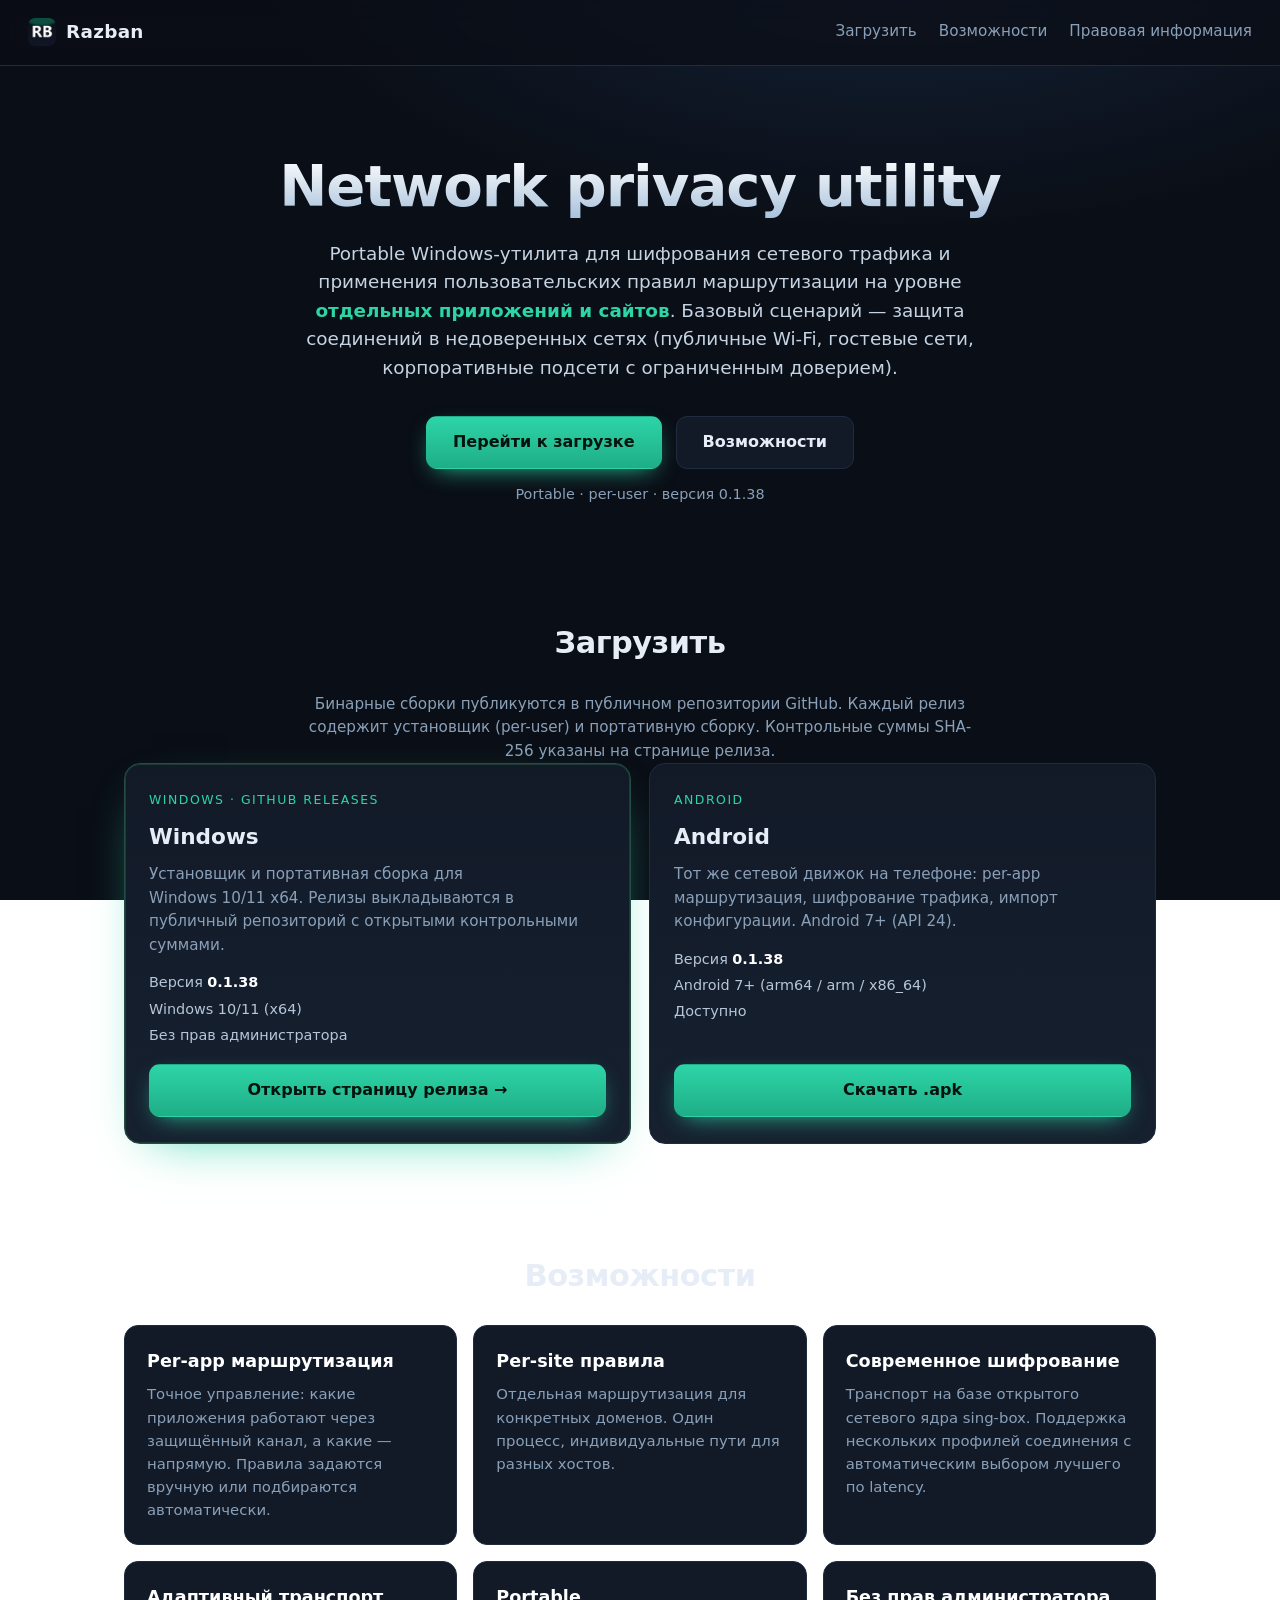
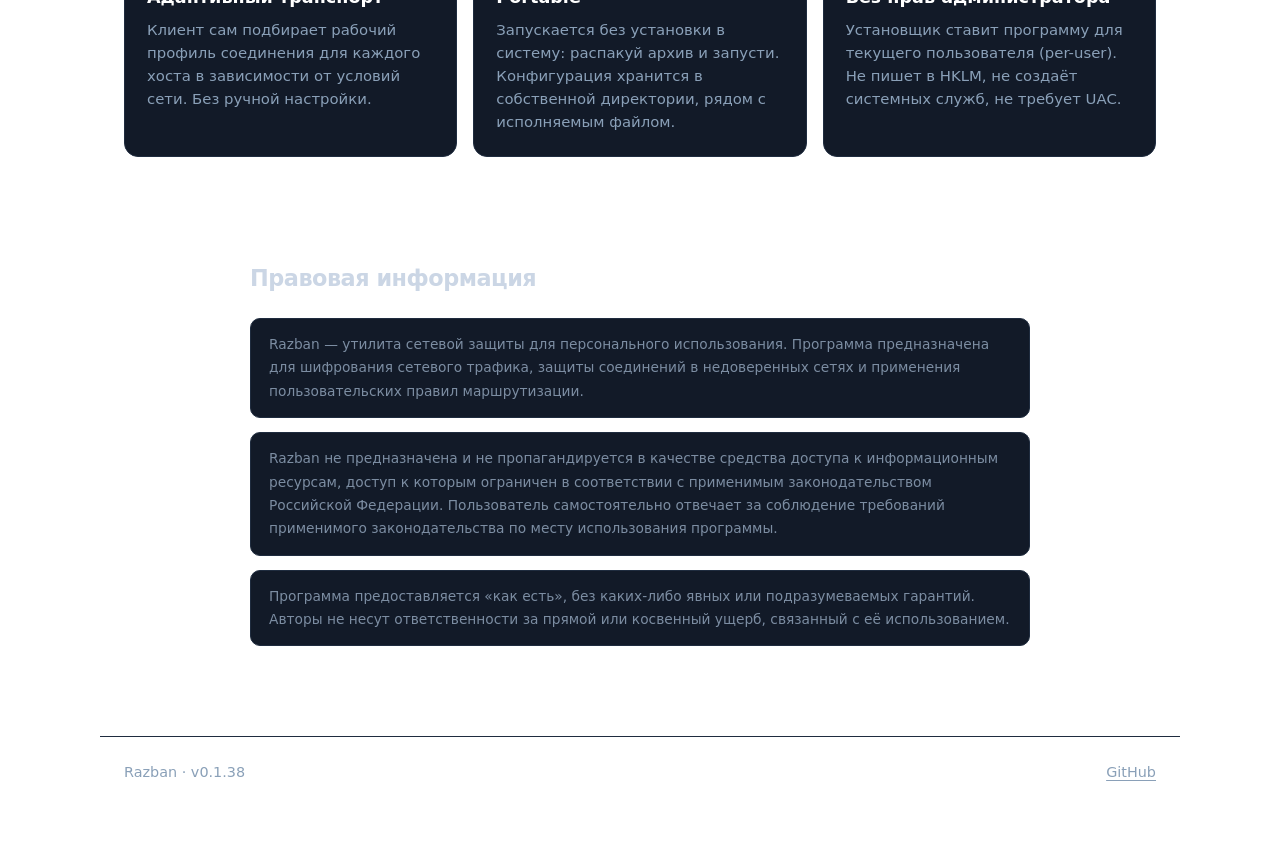
<file: docs/index.html>
<!DOCTYPE html>
<html lang="ru">
<head>
<meta charset="utf-8">
<meta name="viewport" content="width=device-width, initial-scale=1">
<title>Razban — network privacy &amp; security utility</title>
<meta name="description" content="Razban — портативная утилита сетевой защиты для Windows: шифрование трафика, гибкая маршрутизация на уровне приложений и сайтов, защита соединений в недоверенных сетях.">
<link rel="icon" href="assets/razban-256.png">
<link rel="stylesheet" href="style.css">
</head>
<body>
<header class="nav">
  <div class="brand">
    <img src="assets/razban-256.png" alt="" class="logo">
    <span>Razban</span>
  </div>
  <nav class="links">
    <a href="#download">Загрузить</a>
    <a href="#features">Возможности</a>
    <a href="#legal">Правовая информация</a>
  </nav>
</header>

<main>
  <section class="hero">
    <h1>Network privacy utility</h1>
    <p class="lede">
      Portable Windows-утилита для шифрования сетевого трафика и применения
      пользовательских правил маршрутизации на уровне <b>отдельных приложений
      и сайтов</b>. Базовый сценарий — защита соединений в недоверенных сетях
      (публичные Wi-Fi, гостевые сети, корпоративные подсети с ограниченным доверием).
    </p>
    <div class="hero-cta">
      <a href="#download" class="btn btn-primary">Перейти к загрузке</a>
      <a href="#features" class="btn btn-ghost">Возможности</a>
    </div>
    <p class="hero-sub">Portable · per-user · версия <span data-version>0.1.0</span></p>
  </section>

  <section id="download" class="download">
    <h2>Загрузить</h2>
    <p class="choose">
      Бинарные сборки публикуются в публичном репозитории GitHub. Каждый релиз
      содержит установщик (per-user) и портативную сборку. Контрольные суммы
      SHA-256 указаны на странице релиза.
    </p>
    <div class="cards">
      <article class="card card-accent">
        <div class="card-os">Windows · GitHub Releases</div>
        <h3>Windows</h3>
        <p class="card-desc">Установщик и портативная сборка для Windows&nbsp;10/11&nbsp;x64. Релизы выкладываются в публичный репозиторий с открытыми контрольными суммами.</p>
        <ul class="meta">
          <li>Версия <span data-version>0.1.0</span></li>
          <li>Windows 10/11 (x64)</li>
          <li>Без прав администратора</li>
        </ul>
        <a class="btn btn-primary" href="https://github.com/teoplaydor/razban/releases/latest" rel="noopener">Открыть страницу релиза →</a>
      </article>

      <article class="card" data-android-card>
        <div class="card-os">Android</div>
        <h3>Android</h3>
        <p class="card-desc">Тот же сетевой движок на телефоне: per-app маршрутизация, шифрование трафика, импорт конфигурации. Android&nbsp;7+ (API&nbsp;24).</p>
        <ul class="meta">
          <li>Версия <span data-android-version>0.1.0</span></li>
          <li>Android 7+ (arm64 / arm / x86_64)</li>
          <li data-android-status>Бета</li>
        </ul>
        <a class="btn btn-primary" data-android-url href="https://github.com/teoplaydor/razban/releases" rel="noopener">Скачать .apk</a>
      </article>
    </div>
  </section>

  <section id="features" class="features">
    <h2>Возможности</h2>
    <div class="grid">
      <div class="feat"><h4>Per-app маршрутизация</h4><p>Точное управление: какие приложения работают через защищённый канал, а какие — напрямую. Правила задаются вручную или подбираются автоматически.</p></div>
      <div class="feat"><h4>Per-site правила</h4><p>Отдельная маршрутизация для конкретных доменов. Один процесс, индивидуальные пути для разных хостов.</p></div>
      <div class="feat"><h4>Современное шифрование</h4><p>Транспорт на базе открытого сетевого ядра sing-box. Поддержка нескольких профилей соединения с автоматическим выбором лучшего по latency.</p></div>
      <div class="feat"><h4>Адаптивный транспорт</h4><p>Клиент сам подбирает рабочий профиль соединения для каждого хоста в зависимости от условий сети. Без ручной настройки.</p></div>
      <div class="feat"><h4>Portable</h4><p>Запускается без установки в систему: распакуй архив и запусти. Конфигурация хранится в собственной директории, рядом с исполняемым файлом.</p></div>
      <div class="feat"><h4>Без прав администратора</h4><p>Установщик ставит программу для текущего пользователя (per-user). Не пишет в HKLM, не создаёт системных служб, не требует UAC.</p></div>
    </div>
  </section>

  <section id="legal" class="legal">
    <h2>Правовая информация</h2>
    <p class="disclaimer">
      Razban — утилита сетевой защиты для персонального использования. Программа
      предназначена для шифрования сетевого трафика, защиты соединений в
      недоверенных сетях и применения пользовательских правил маршрутизации.
    </p>
    <p class="disclaimer">
      Razban не предназначена и не пропагандируется в качестве средства доступа
      к информационным ресурсам, доступ к которым ограничен в соответствии с
      применимым законодательством Российской Федерации. Пользователь самостоятельно
      отвечает за соблюдение требований применимого законодательства по месту
      использования программы.
    </p>
    <p class="disclaimer">
      Программа предоставляется «как есть», без каких-либо явных или подразумеваемых
      гарантий. Авторы не несут ответственности за прямой или косвенный ущерб,
      связанный с её использованием.
    </p>
  </section>
</main>

<footer>
  <span>Razban · v<span data-version>0.1.0</span></span>
  <span class="muted"><a href="https://github.com/teoplaydor/razban">GitHub</a></span>
</footer>

<script src="app.js"></script>
</body>
</html>
</file>
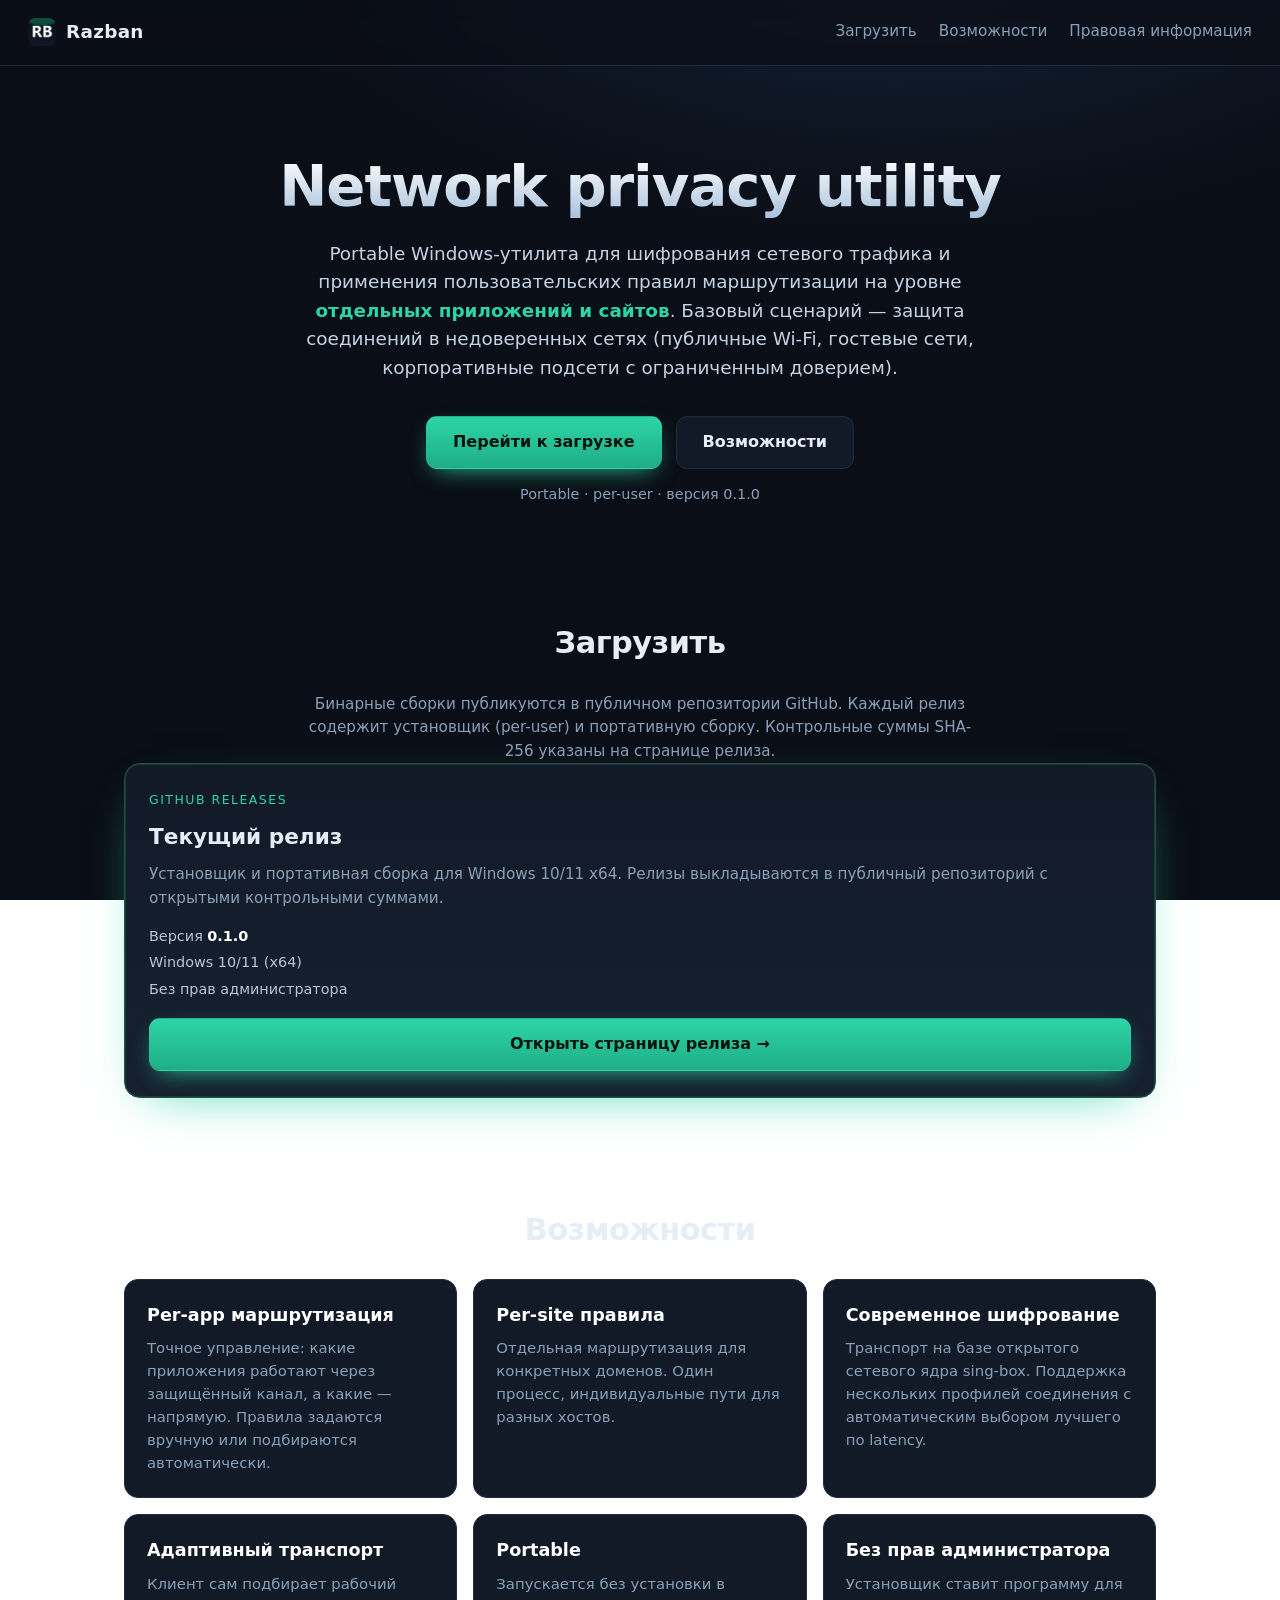
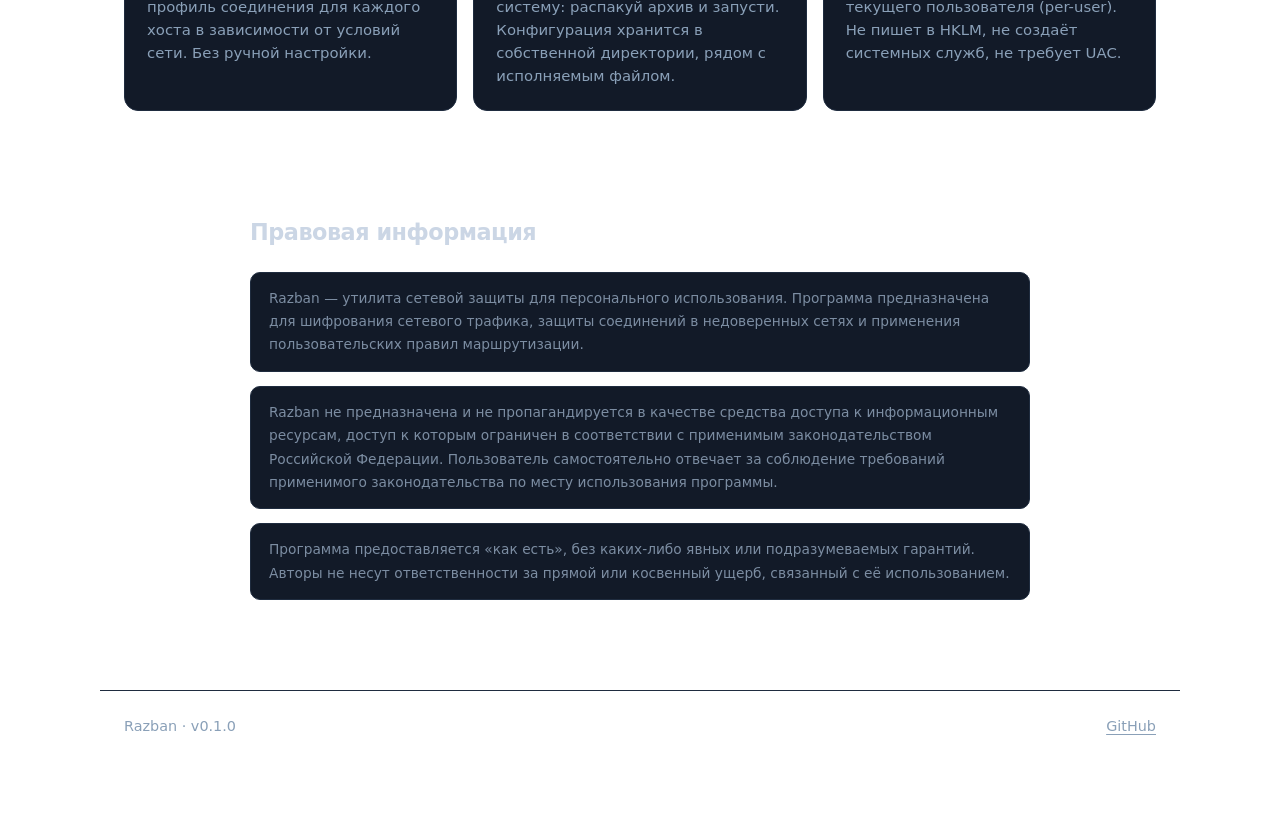
<file: site/index.html>
<!DOCTYPE html>
<html lang="ru">
<head>
<meta charset="utf-8">
<meta name="viewport" content="width=device-width, initial-scale=1">
<title>Razban — network privacy &amp; security utility</title>
<meta name="description" content="Razban — портативная утилита сетевой защиты для Windows: шифрование трафика, гибкая маршрутизация на уровне приложений и сайтов, защита соединений в недоверенных сетях.">
<link rel="icon" href="assets/razban-256.png">
<link rel="stylesheet" href="style.css">
</head>
<body>
<header class="nav">
  <div class="brand">
    <img src="assets/razban-256.png" alt="" class="logo">
    <span>Razban</span>
  </div>
  <nav class="links">
    <a href="#download">Загрузить</a>
    <a href="#features">Возможности</a>
    <a href="#legal">Правовая информация</a>
  </nav>
</header>

<main>
  <section class="hero">
    <h1>Network privacy utility</h1>
    <p class="lede">
      Portable Windows-утилита для шифрования сетевого трафика и применения
      пользовательских правил маршрутизации на уровне <b>отдельных приложений
      и сайтов</b>. Базовый сценарий — защита соединений в недоверенных сетях
      (публичные Wi-Fi, гостевые сети, корпоративные подсети с ограниченным доверием).
    </p>
    <div class="hero-cta">
      <a href="#download" class="btn btn-primary">Перейти к загрузке</a>
      <a href="#features" class="btn btn-ghost">Возможности</a>
    </div>
    <p class="hero-sub">Portable · per-user · версия <span data-version>0.1.0</span></p>
  </section>

  <section id="download" class="download">
    <h2>Загрузить</h2>
    <p class="choose">
      Бинарные сборки публикуются в публичном репозитории GitHub. Каждый релиз
      содержит установщик (per-user) и портативную сборку. Контрольные суммы
      SHA-256 указаны на странице релиза.
    </p>
    <div class="cards">
      <article class="card card-accent">
        <div class="card-os">GitHub Releases</div>
        <h3>Текущий релиз</h3>
        <p class="card-desc">Установщик и портативная сборка для Windows&nbsp;10/11&nbsp;x64. Релизы выкладываются в публичный репозиторий с открытыми контрольными суммами.</p>
        <ul class="meta">
          <li>Версия <span data-version>0.1.0</span></li>
          <li>Windows 10/11 (x64)</li>
          <li>Без прав администратора</li>
        </ul>
        <a class="btn btn-primary" href="https://github.com/teoplaydor/razban/releases/latest" rel="noopener">Открыть страницу релиза →</a>
      </article>
    </div>
  </section>

  <section id="features" class="features">
    <h2>Возможности</h2>
    <div class="grid">
      <div class="feat"><h4>Per-app маршрутизация</h4><p>Точное управление: какие приложения работают через защищённый канал, а какие — напрямую. Правила задаются вручную или подбираются автоматически.</p></div>
      <div class="feat"><h4>Per-site правила</h4><p>Отдельная маршрутизация для конкретных доменов. Один процесс, индивидуальные пути для разных хостов.</p></div>
      <div class="feat"><h4>Современное шифрование</h4><p>Транспорт на базе открытого сетевого ядра sing-box. Поддержка нескольких профилей соединения с автоматическим выбором лучшего по latency.</p></div>
      <div class="feat"><h4>Адаптивный транспорт</h4><p>Клиент сам подбирает рабочий профиль соединения для каждого хоста в зависимости от условий сети. Без ручной настройки.</p></div>
      <div class="feat"><h4>Portable</h4><p>Запускается без установки в систему: распакуй архив и запусти. Конфигурация хранится в собственной директории, рядом с исполняемым файлом.</p></div>
      <div class="feat"><h4>Без прав администратора</h4><p>Установщик ставит программу для текущего пользователя (per-user). Не пишет в HKLM, не создаёт системных служб, не требует UAC.</p></div>
    </div>
  </section>

  <section id="legal" class="legal">
    <h2>Правовая информация</h2>
    <p class="disclaimer">
      Razban — утилита сетевой защиты для персонального использования. Программа
      предназначена для шифрования сетевого трафика, защиты соединений в
      недоверенных сетях и применения пользовательских правил маршрутизации.
    </p>
    <p class="disclaimer">
      Razban не предназначена и не пропагандируется в качестве средства доступа
      к информационным ресурсам, доступ к которым ограничен в соответствии с
      применимым законодательством Российской Федерации. Пользователь самостоятельно
      отвечает за соблюдение требований применимого законодательства по месту
      использования программы.
    </p>
    <p class="disclaimer">
      Программа предоставляется «как есть», без каких-либо явных или подразумеваемых
      гарантий. Авторы не несут ответственности за прямой или косвенный ущерб,
      связанный с её использованием.
    </p>
  </section>
</main>

<footer>
  <span>Razban · v<span data-version>0.1.0</span></span>
  <span class="muted"><a href="https://github.com/teoplaydor/razban">GitHub</a></span>
</footer>

<script src="app.js"></script>
</body>
</html>
</file>
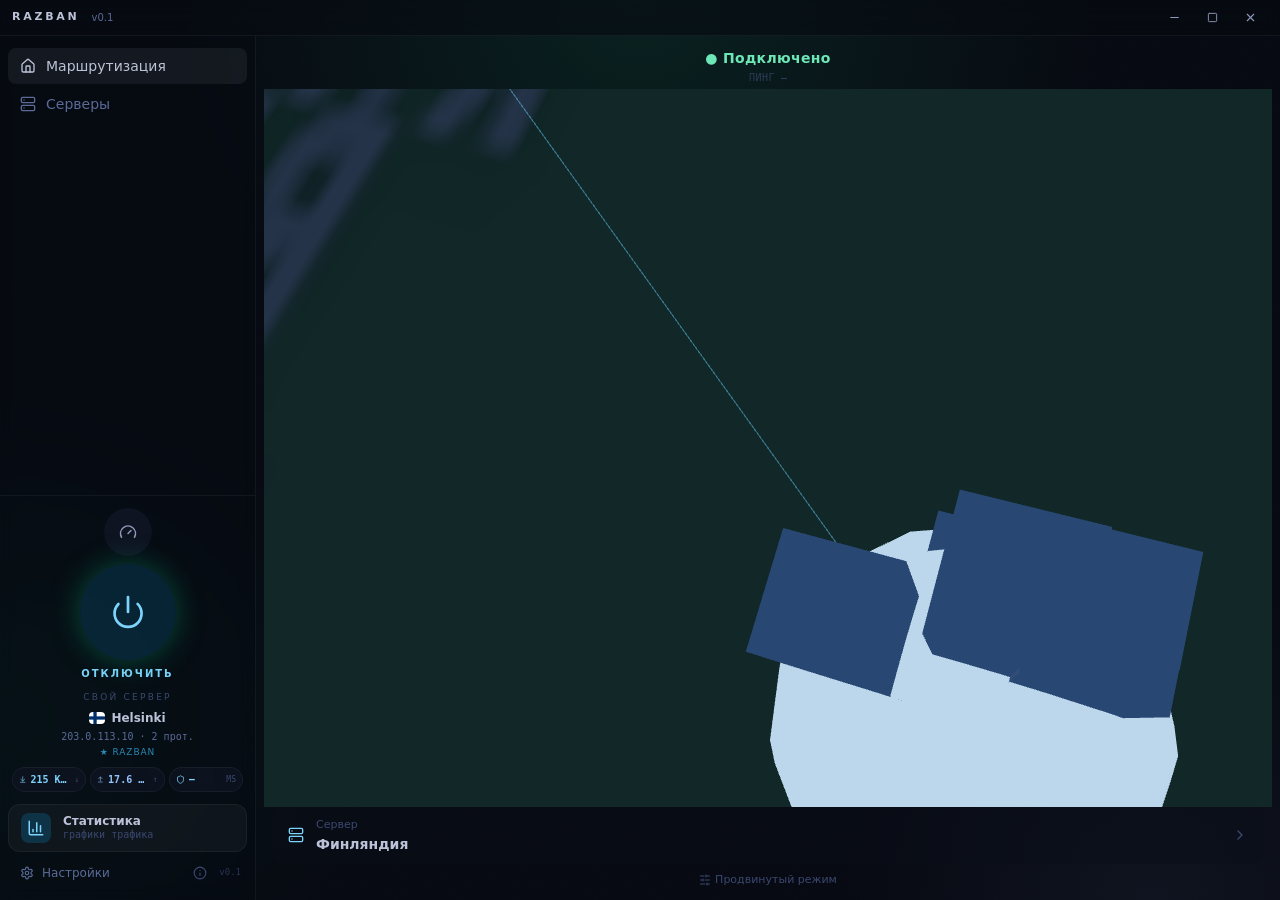
<file: android/app/src/main/assets/webui/index.html>
<!doctype html>
<html lang="ru">
  <head>
    <meta charset="UTF-8" />
    <meta name="viewport" content="width=device-width, initial-scale=1.0, viewport-fit=cover" />
    <meta http-equiv="Content-Security-Policy" content="default-src 'self' https://app.local; style-src 'self' 'unsafe-inline' https://fonts.googleapis.com https://app.local; font-src 'self' https://fonts.gstatic.com data: https://app.local; img-src 'self' data: blob: https://app.local; script-src 'self' 'unsafe-inline' https://app.local; connect-src 'self' https://app.local https://fonts.googleapis.com https://fonts.gstatic.com;" />
    <link rel="preconnect" href="https://fonts.googleapis.com" />
    <link rel="preconnect" href="https://fonts.gstatic.com" crossorigin />
    <link href="https://fonts.googleapis.com/css2?family=Inter:wght@400;500;600;700;800&family=JetBrains+Mono:wght@400;500;600&display=swap" rel="stylesheet" />
    <title>Razban</title>
    <!-- Polyfills for old Android System WebViews (down to Chrome 51 / API 24).
         esbuild downlevels SYNTAX but NOT these runtime globals, and the React
         dist is shared with the desktop, so old phones hit them. This classic
         script runs BEFORE the deferred module bundle (framer-motion calls
         queueMicrotask at import time → ReferenceError without this). -->
    <script>
      (function () {
        if (typeof window.queueMicrotask !== 'function') {
          window.queueMicrotask = function (cb) {
            Promise.resolve().then(cb).catch(function (e) {
              setTimeout(function () { throw e; }, 0);
            });
          };
        }
        if (typeof window.globalThis === 'undefined') {
          try { window.globalThis = window; } catch (e) {}
        }
      })();
    </script>
    <!-- Android bridge shim, installed INLINE so it's guaranteed present before
         the module bundle. The native WebUiActivity also injects this via a
         document-start script, but old System WebViews (Chrome 51 / API 24) lack
         DOCUMENT_START_SCRIPT and the onPageStarted fallback races the bundle →
         the bridge never saw window.chrome.webview → stuck in mock mode (demo
         servers, no connect). Guarded: only runs on Android (AndroidBridgeNative
         present) and never overrides a real host (desktop WebView2). -->
    <script>
      (function () {
        if (window.chrome && window.chrome.webview) return;      // real host (desktop) or already shimmed
        if (typeof AndroidBridgeNative === 'undefined') return;  // not Android — leave native detection
        var listeners = [];
        window.chrome = { webview: {
          postMessage: function (m) { try { AndroidBridgeNative.postMessage(typeof m === 'string' ? m : JSON.stringify(m)); } catch (e) {} },
          addEventListener: function (t, cb) { if (t === 'message') listeners.push(cb); },
          removeEventListener: function (t, cb) { var i = listeners.indexOf(cb); if (i >= 0) listeners.splice(i, 1); }
        } };
        window.__razbanDeliver = function (s) { var ev = { data: s }; for (var i = 0; i < listeners.length; i++) { try { listeners[i](ev); } catch (e) { console.error(e); } } };
      })();
    </script>
    <script type="module" crossorigin src="./assets/index-BbTNBvpf.js"></script>
    <link rel="modulepreload" crossorigin href="./assets/react-DjQ2LsK7.js">
    <link rel="modulepreload" crossorigin href="./assets/framer-B7xh2Myh.js">
    <link rel="modulepreload" crossorigin href="./assets/charts-MIEmouHH.js">
    <link rel="modulepreload" crossorigin href="./assets/icons-DX-QO2P6.js">
    <link rel="stylesheet" crossorigin href="./assets/index-B8vWteLz.css">
  </head>
  <body>
    <div id="root"></div>
  </body>
</html>
</file>
<file: docs/style.css>
:root{
  --bg:#0a0e16; --bg2:#0f1421; --panel:#121a28; --panel2:#16202f;
  --line:#1f2c3f; --text:#e6edf6; --muted:#8aa0b8; --accent:#2dd4a7;
  --accent2:#1fae87; --danger:#ff5a6e;
}
*{box-sizing:border-box;margin:0;padding:0}
html{scroll-behavior:smooth}
body{
  font-family:-apple-system,BlinkMacSystemFont,"Segoe UI",Roboto,Inter,system-ui,sans-serif;
  background:radial-gradient(1200px 600px at 70% -10%,#15243a 0%,var(--bg) 55%) fixed;
  color:var(--text); line-height:1.55; -webkit-font-smoothing:antialiased;
}
a{color:inherit;text-decoration:none}
code{font-family:"JetBrains Mono",ui-monospace,Consolas,monospace;font-size:.9em}

.nav{
  display:flex;align-items:center;justify-content:space-between;
  padding:18px 28px;position:sticky;top:0;z-index:10;
  background:rgba(10,14,22,.7);backdrop-filter:blur(10px);border-bottom:1px solid var(--line);
}
.brand{display:flex;align-items:center;gap:10px;font-weight:700;font-size:1.15rem;letter-spacing:.3px}
.logo{width:28px;height:28px;border-radius:7px}
.links{display:flex;gap:22px}
.links a{color:var(--muted);font-size:.95rem;transition:color .15s}
.links a:hover{color:var(--text)}

main{max-width:1080px;margin:0 auto;padding:0 24px}

.hero{text-align:center;padding:90px 10px 60px}
.hero h1{font-size:clamp(2.2rem,5vw,3.6rem);line-height:1.08;letter-spacing:-1px;
  background:linear-gradient(180deg,#fff,#a9c2dc);-webkit-background-clip:text;background-clip:text;color:transparent}
.lede{max-width:680px;margin:22px auto 0;color:#c5d3e3;font-size:1.15rem}
.lede b{color:var(--accent)}
.hero-cta{display:flex;gap:14px;justify-content:center;margin:34px 0 14px;flex-wrap:wrap}
.hero-sub{color:var(--muted);font-size:.9rem}

.btn{display:inline-block;padding:13px 26px;border-radius:11px;font-weight:600;font-size:1rem;
  cursor:pointer;transition:transform .12s,box-shadow .2s,background .2s;border:1px solid transparent}
.btn:active{transform:translateY(1px)}
.btn-primary{background:linear-gradient(180deg,var(--accent),var(--accent2));color:#04130d;
  box-shadow:0 8px 24px -10px var(--accent)}
.btn-primary:hover{box-shadow:0 12px 30px -8px var(--accent)}
.btn-ghost{border-color:var(--line);color:var(--text);background:var(--panel)}
.btn-ghost:hover{border-color:var(--accent);color:var(--accent)}
.btn-disabled,.btn[aria-disabled="true"]{background:var(--panel);color:var(--muted);
  border-color:var(--line);cursor:not-allowed;pointer-events:none}

section{padding:54px 0}
h2{font-size:1.9rem;letter-spacing:-.5px;margin-bottom:26px;text-align:center}

.cards{display:grid;grid-template-columns:repeat(auto-fit,minmax(280px,1fr));gap:18px}
.card{background:linear-gradient(180deg,var(--panel),var(--panel2));border:1px solid var(--line);
  border-radius:16px;padding:26px 24px;display:flex;flex-direction:column;gap:10px}
.card-accent{border-color:#244e44;box-shadow:0 0 0 1px #1c3b34 inset,0 18px 50px -28px var(--accent)}
.card-soon{opacity:.72}
.card-os{font-size:.78rem;text-transform:uppercase;letter-spacing:1.5px;color:var(--accent)}
.card h3{font-size:1.35rem}
.card-desc{color:var(--muted);font-size:.95rem;min-height:48px}
.meta{list-style:none;display:flex;flex-direction:column;gap:4px;color:#b6c6d8;font-size:.9rem;margin:4px 0 8px}
.meta span{color:#fff;font-weight:600}
.card .btn{text-align:center;margin-top:auto}
.hash{margin-top:10px;font-size:.8rem;color:var(--muted)}
.hash summary{cursor:pointer}
.hash code{display:block;margin-top:6px;word-break:break-all;color:#8aa0b8}
.choose{text-align:center;color:var(--muted);margin-top:26px;font-size:.95rem;max-width:680px;margin-left:auto;margin-right:auto}
.choose b{color:var(--text)}

.grid{display:grid;grid-template-columns:repeat(auto-fit,minmax(280px,1fr));gap:16px}
.feat{background:var(--panel);border:1px solid var(--line);border-radius:14px;padding:22px}
.feat h4{font-size:1.1rem;margin-bottom:8px;color:#fff}
.feat p{color:var(--muted);font-size:.93rem}

.faq{max-width:760px;margin:0 auto}
.faq details{background:var(--panel);border:1px solid var(--line);border-radius:12px;padding:16px 18px;margin-bottom:12px}
.faq summary{cursor:pointer;font-weight:600;color:#fff}
.faq p{color:var(--muted);margin-top:10px;font-size:.93rem}

.legal{max-width:780px;margin:0 auto;padding:50px 0}
.legal h2{font-size:1.4rem;margin-bottom:22px;text-align:left;color:#cbd6e5}
.disclaimer{color:#7c8da2;font-size:.86rem;line-height:1.7;margin-bottom:14px;
  background:var(--panel);border:1px solid var(--line);border-radius:10px;
  padding:14px 18px}
.disclaimer:last-child{margin-bottom:0}

footer{max-width:1080px;margin:40px auto 60px;padding:24px;border-top:1px solid var(--line);
  display:flex;justify-content:space-between;color:var(--muted);font-size:.9rem}
footer a{color:var(--muted);text-decoration:underline;text-underline-offset:3px}
footer a:hover{color:var(--text)}
.muted{color:#5e7088}
@media(max-width:560px){.nav{padding:14px 16px}.links{gap:14px}.hero{padding:60px 6px 40px}}
</file>
<file: site/style.css>
:root{
  --bg:#0a0e16; --bg2:#0f1421; --panel:#121a28; --panel2:#16202f;
  --line:#1f2c3f; --text:#e6edf6; --muted:#8aa0b8; --accent:#2dd4a7;
  --accent2:#1fae87; --danger:#ff5a6e;
}
*{box-sizing:border-box;margin:0;padding:0}
html{scroll-behavior:smooth}
body{
  font-family:-apple-system,BlinkMacSystemFont,"Segoe UI",Roboto,Inter,system-ui,sans-serif;
  background:radial-gradient(1200px 600px at 70% -10%,#15243a 0%,var(--bg) 55%) fixed;
  color:var(--text); line-height:1.55; -webkit-font-smoothing:antialiased;
}
a{color:inherit;text-decoration:none}
code{font-family:"JetBrains Mono",ui-monospace,Consolas,monospace;font-size:.9em}

.nav{
  display:flex;align-items:center;justify-content:space-between;
  padding:18px 28px;position:sticky;top:0;z-index:10;
  background:rgba(10,14,22,.7);backdrop-filter:blur(10px);border-bottom:1px solid var(--line);
}
.brand{display:flex;align-items:center;gap:10px;font-weight:700;font-size:1.15rem;letter-spacing:.3px}
.logo{width:28px;height:28px;border-radius:7px}
.links{display:flex;gap:22px}
.links a{color:var(--muted);font-size:.95rem;transition:color .15s}
.links a:hover{color:var(--text)}

main{max-width:1080px;margin:0 auto;padding:0 24px}

.hero{text-align:center;padding:90px 10px 60px}
.hero h1{font-size:clamp(2.2rem,5vw,3.6rem);line-height:1.08;letter-spacing:-1px;
  background:linear-gradient(180deg,#fff,#a9c2dc);-webkit-background-clip:text;background-clip:text;color:transparent}
.lede{max-width:680px;margin:22px auto 0;color:#c5d3e3;font-size:1.15rem}
.lede b{color:var(--accent)}
.hero-cta{display:flex;gap:14px;justify-content:center;margin:34px 0 14px;flex-wrap:wrap}
.hero-sub{color:var(--muted);font-size:.9rem}

.btn{display:inline-block;padding:13px 26px;border-radius:11px;font-weight:600;font-size:1rem;
  cursor:pointer;transition:transform .12s,box-shadow .2s,background .2s;border:1px solid transparent}
.btn:active{transform:translateY(1px)}
.btn-primary{background:linear-gradient(180deg,var(--accent),var(--accent2));color:#04130d;
  box-shadow:0 8px 24px -10px var(--accent)}
.btn-primary:hover{box-shadow:0 12px 30px -8px var(--accent)}
.btn-ghost{border-color:var(--line);color:var(--text);background:var(--panel)}
.btn-ghost:hover{border-color:var(--accent);color:var(--accent)}
.btn-disabled,.btn[aria-disabled="true"]{background:var(--panel);color:var(--muted);
  border-color:var(--line);cursor:not-allowed;pointer-events:none}

section{padding:54px 0}
h2{font-size:1.9rem;letter-spacing:-.5px;margin-bottom:26px;text-align:center}

.cards{display:grid;grid-template-columns:repeat(auto-fit,minmax(280px,1fr));gap:18px}
.card{background:linear-gradient(180deg,var(--panel),var(--panel2));border:1px solid var(--line);
  border-radius:16px;padding:26px 24px;display:flex;flex-direction:column;gap:10px}
.card-accent{border-color:#244e44;box-shadow:0 0 0 1px #1c3b34 inset,0 18px 50px -28px var(--accent)}
.card-soon{opacity:.72}
.card-os{font-size:.78rem;text-transform:uppercase;letter-spacing:1.5px;color:var(--accent)}
.card h3{font-size:1.35rem}
.card-desc{color:var(--muted);font-size:.95rem;min-height:48px}
.meta{list-style:none;display:flex;flex-direction:column;gap:4px;color:#b6c6d8;font-size:.9rem;margin:4px 0 8px}
.meta span{color:#fff;font-weight:600}
.card .btn{text-align:center;margin-top:auto}
.hash{margin-top:10px;font-size:.8rem;color:var(--muted)}
.hash summary{cursor:pointer}
.hash code{display:block;margin-top:6px;word-break:break-all;color:#8aa0b8}
.choose{text-align:center;color:var(--muted);margin-top:26px;font-size:.95rem;max-width:680px;margin-left:auto;margin-right:auto}
.choose b{color:var(--text)}

.grid{display:grid;grid-template-columns:repeat(auto-fit,minmax(280px,1fr));gap:16px}
.feat{background:var(--panel);border:1px solid var(--line);border-radius:14px;padding:22px}
.feat h4{font-size:1.1rem;margin-bottom:8px;color:#fff}
.feat p{color:var(--muted);font-size:.93rem}

.faq{max-width:760px;margin:0 auto}
.faq details{background:var(--panel);border:1px solid var(--line);border-radius:12px;padding:16px 18px;margin-bottom:12px}
.faq summary{cursor:pointer;font-weight:600;color:#fff}
.faq p{color:var(--muted);margin-top:10px;font-size:.93rem}

.legal{max-width:780px;margin:0 auto;padding:50px 0}
.legal h2{font-size:1.4rem;margin-bottom:22px;text-align:left;color:#cbd6e5}
.disclaimer{color:#7c8da2;font-size:.86rem;line-height:1.7;margin-bottom:14px;
  background:var(--panel);border:1px solid var(--line);border-radius:10px;
  padding:14px 18px}
.disclaimer:last-child{margin-bottom:0}

footer{max-width:1080px;margin:40px auto 60px;padding:24px;border-top:1px solid var(--line);
  display:flex;justify-content:space-between;color:var(--muted);font-size:.9rem}
footer a{color:var(--muted);text-decoration:underline;text-underline-offset:3px}
footer a:hover{color:var(--text)}
.muted{color:#5e7088}
@media(max-width:560px){.nav{padding:14px 16px}.links{gap:14px}.hero{padding:60px 6px 40px}}
</file>
